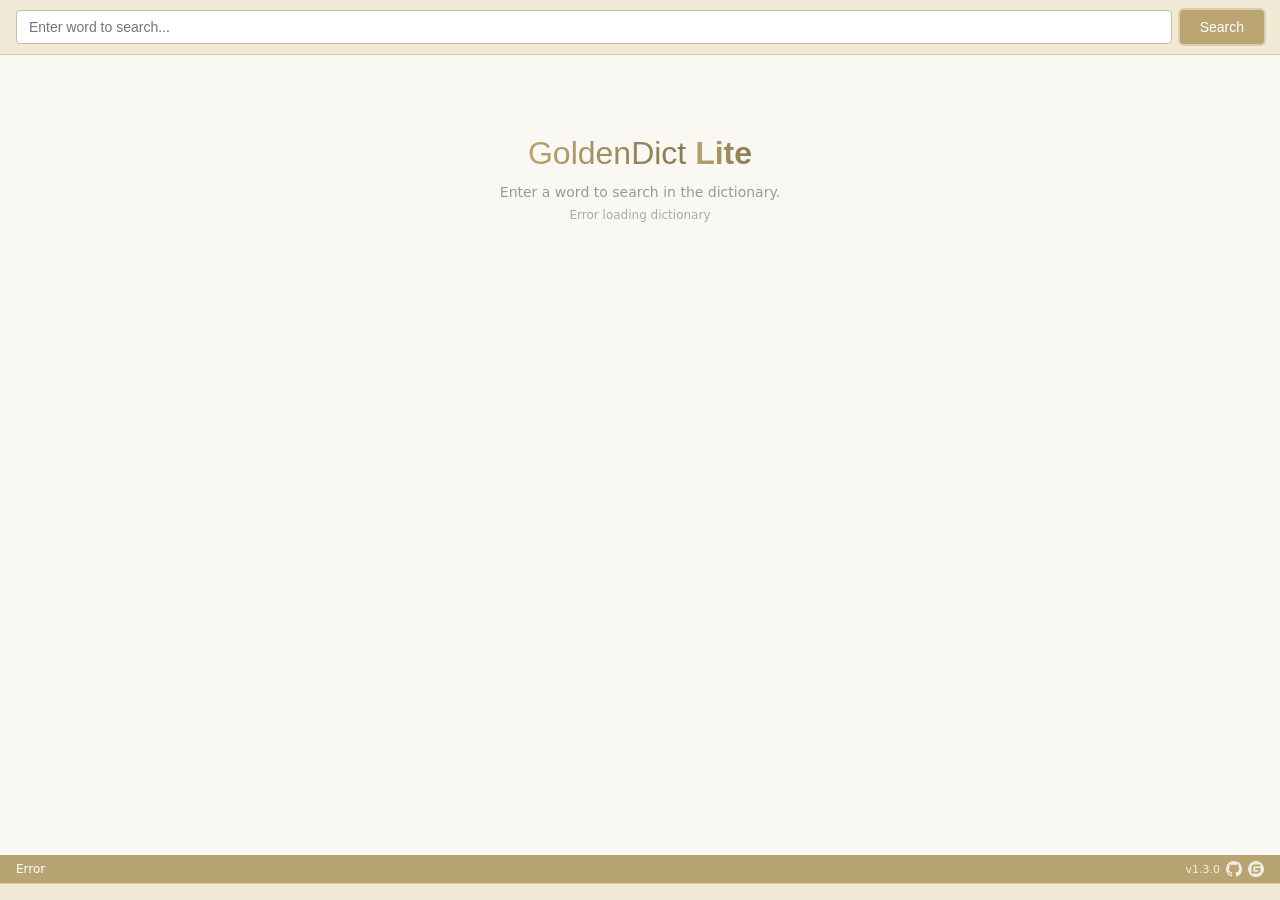
<file: frontend/index.html>
<!DOCTYPE html>
<html lang="zh-CN">
<head>
    <meta charset="UTF-8">
    <meta name="viewport" content="width=device-width, initial-scale=1.0">
    <meta http-equiv="Content-Security-Policy" content="default-src 'self' 'unsafe-inline' 'unsafe-eval' data:">
    <title>GoldenDict-Lite</title>
    <link rel="stylesheet" href="css/style.css">
    <script src="js/html2canvas.min.js"></script>
</head>
<body>
    <div class="app">
        <div class="search-bar">
            <input type="text" id="searchInput" placeholder="Enter word to search..." autocomplete="off">
            <button id="searchBtn">Search</button>
        </div>
        <div class="suggest-dropdown" id="suggestDropdown"></div>
        <div class="content-area" id="contentArea">
            <div class="welcome">
                <h2 class="welcome-title">
                    <span class="welcome-gd">GoldenDict</span>
                    <span class="welcome-lite"> Lite</span>
                </h2>
                <p>Enter a word to search in the dictionary.</p>
                <p id="dictInfo" class="dict-info"></p>
            </div>
        </div>
        <div class="status-bar">
            <span id="statusText">Ready</span>
            <div class="right-group">
                <span id="versionText">v1.3.0</span>
                <a href="https://github.com/Emsoro/GoldenDict-Lite" class="git-link" title="GitHub">
                    <svg viewBox="0 0 16 16" width="16" height="16">
                        <path fill="currentColor" d="M8 0C3.58 0 0 3.58 0 8c0 3.54 2.29 6.53 5.47 7.59.4.07.55-.17.55-.38 0-.19-.01-.82-.01-1.49-2.01.37-2.53-.49-2.69-.94-.09-.23-.48-.94-.82-1.13-.28-.15-.68-.52-.01-.53.63-.01 1.08.58 1.23.82.72 1.21 1.87.87 2.33.66.07-.52.28-.87.51-1.07-1.78-.2-3.64-.89-3.64-3.95 0-.87.31-1.59.82-2.15-.08-.2-.36-1.02.08-2.12 0 0 .67-.21 2.2.82.64-.18 1.32-.27 2-.27.68 0 1.36.09 2 .27 1.53-1.04 2.2-.82 2.2-.82.44 1.1.16 1.92.08 2.12.51.56.82 1.27.82 2.15 0 3.07-1.87 3.75-3.65 3.95.29.25.54.73.54 1.48 0 1.07-.01 1.93-.01 2.2 0 .21.15.46.55.38A8.013 8.013 0 0016 8c0-4.42-3.58-8-8-8z"/>
                    </svg>
                </a>
                <a href="https://gitee.com/masonwu21/golden-dict-lite" class="git-link" title="Gitee">
                    <svg viewBox="0 0 1024 1024" width="16" height="16">
                        <path fill="currentColor" d="M512 1024q-104 0-199-40-92-39-163-110T40 711Q0 616 0 512t40-199Q79 221 150 150T313 40q95-40 199-40t199 40q92 39 163 110t110 163q40 95 40 199t-40 199q-39 92-110 163T711 984q-95 40-199 40z m259-569H480q-10 0-17.5 7.5T455 480v64q0 10 7.5 17.5T480 569h177q11 0 18.5 7.5T683 594v13q0 31-22.5 53.5T607 683H367q-11 0-18.5-7.5T341 657V417q0-31 22.5-53.5T417 341h354q11 0 18-7t7-18v-63q0-11-7-18t-18-7H417q-38 0-72.5 14T283 283q-27 27-41 61.5T228 417v354q0 11 7 18t18 7h373q46 0 85.5-22.5t62-62Q796 672 796 626V480q0-10-7-17.5t-18-7.5z"/>
                    </svg>
                </a>
            </div>
        </div>
        <div class="dict-bar" id="dictBar"></div>
    </div>
    <div id="customDialog" class="dialog-overlay" style="display:none;">
        <div class="dialog-box">
            <div class="dialog-content" id="dialogContent"></div>
            <button class="dialog-btn" id="dialogBtn">确定</button>
        </div>
    </div>
    <script src="js/app.js"></script>
</body>
</html>
</file>
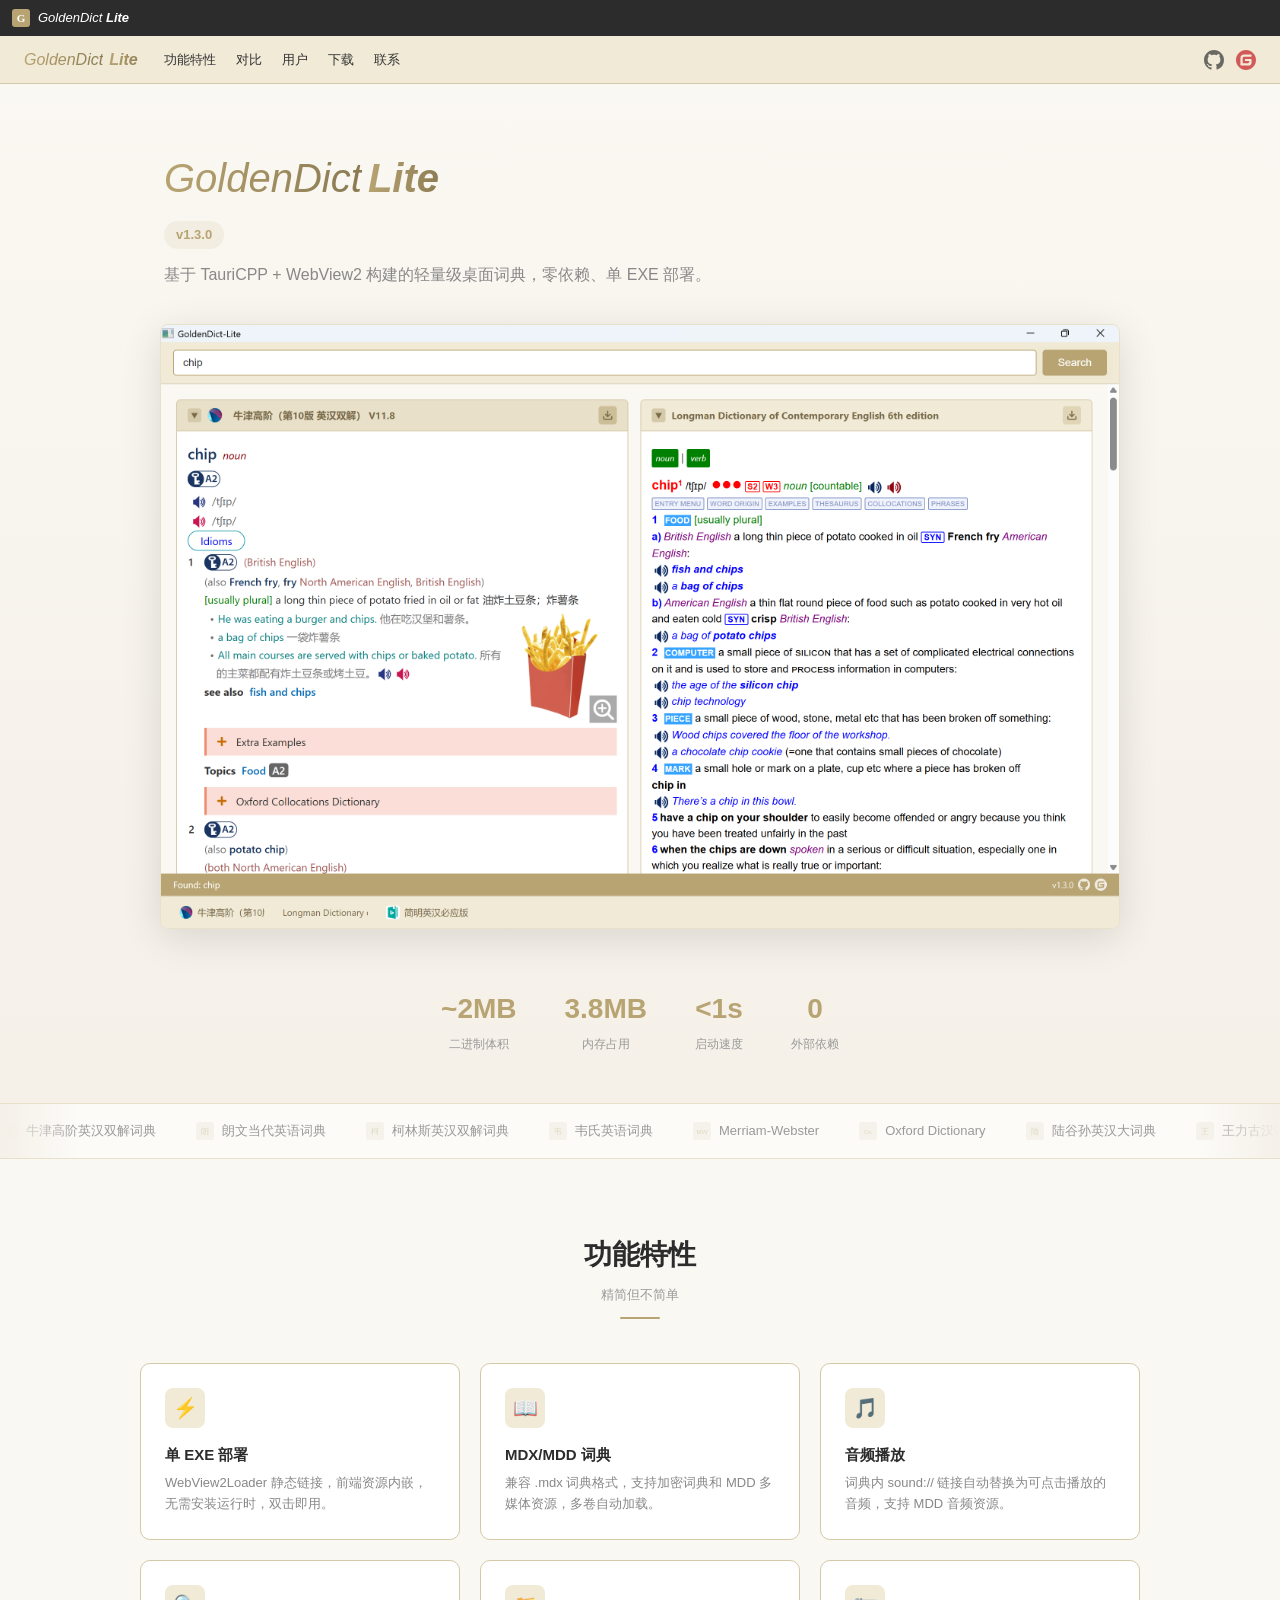
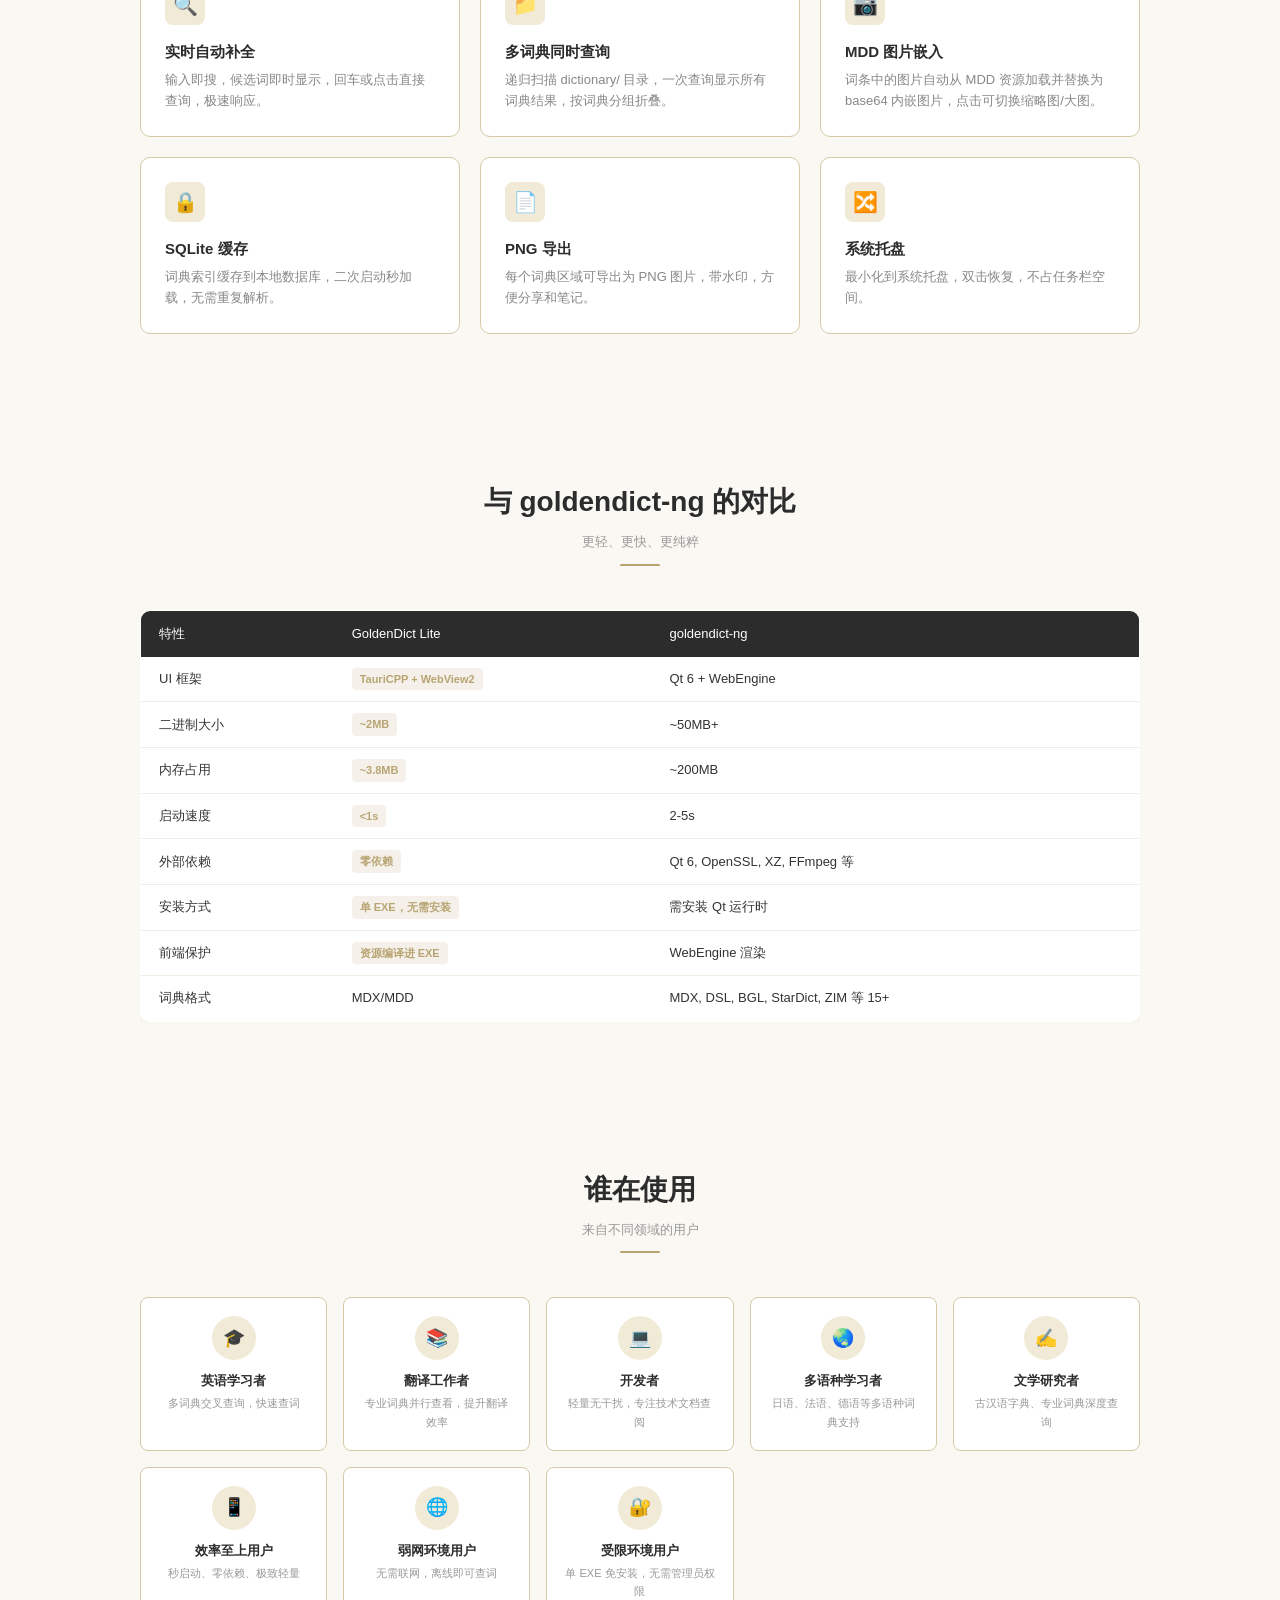
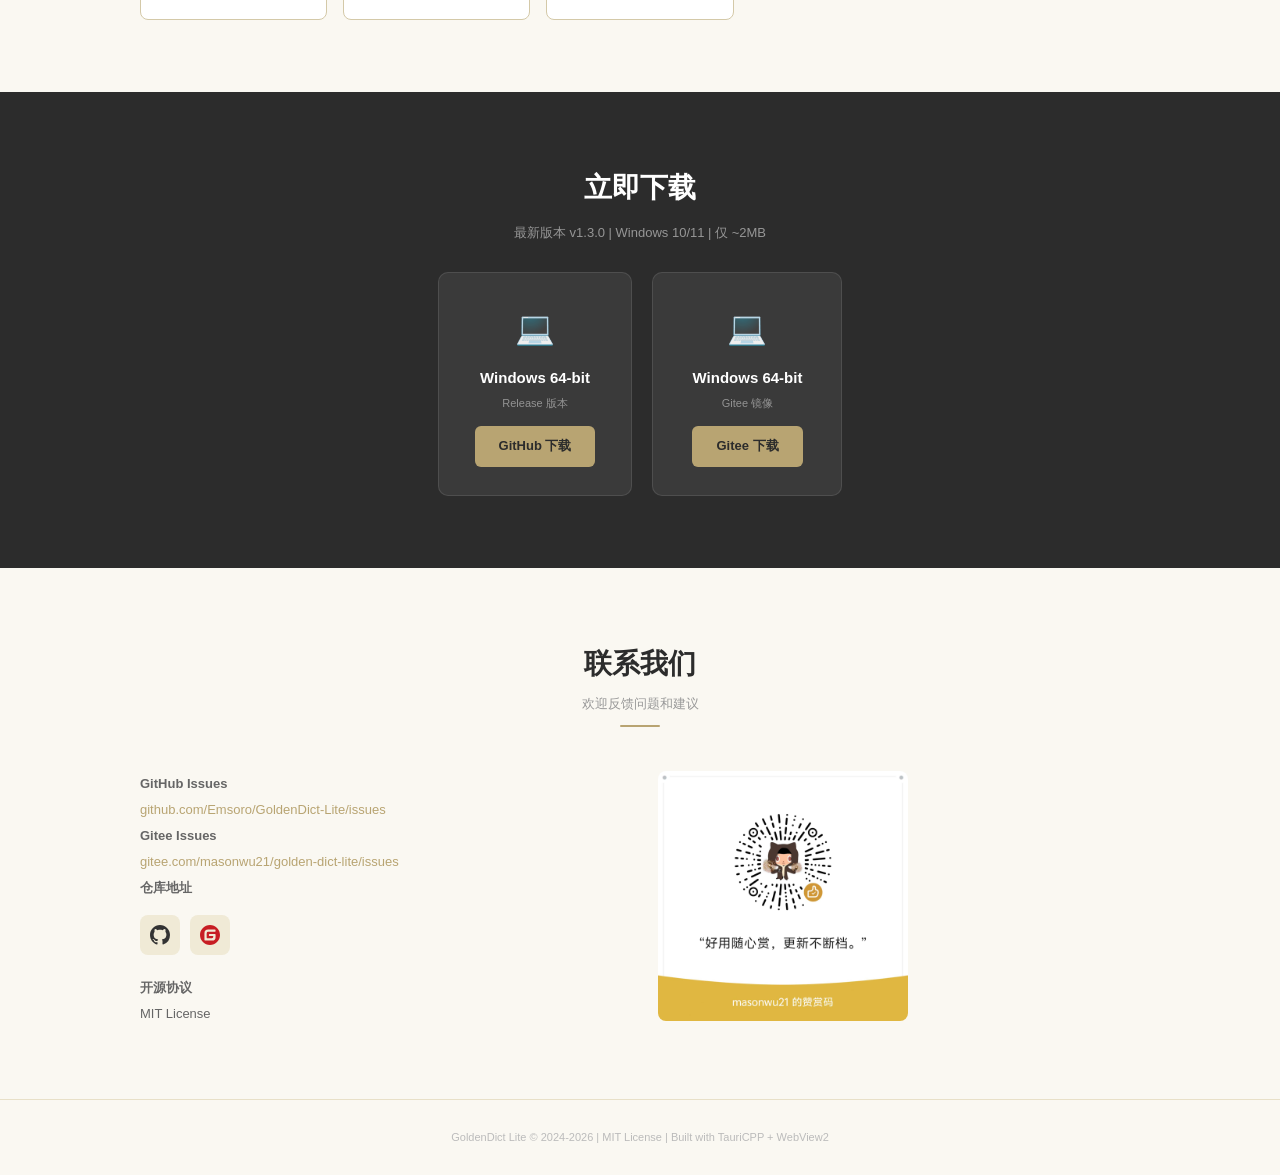
<file: html/index.html>
<!DOCTYPE html>
<html lang="zh-CN">
<head>
<meta charset="UTF-8">
<meta name="viewport" content="width=device-width, initial-scale=1.0">
<title>GoldenDict Lite - 轻量级桌面词典</title>
<style>
*{margin:0;padding:0;box-sizing:border-box}
:root{--bg:#faf8f2;--card:#fff;--gold:#b8a472;--dark:#2c2c2c;--text:#333;--light:#f5f0e8;--border:#e8e0c8;--search-bg:#f0ead6;--search-border:#d4c9a8;--shadow:0 4px 24px rgba(0,0,0,.06)}
body{font-family:"Segoe UI","Microsoft YaHei","PingFang SC","Helvetica Neue",sans-serif;background:var(--bg);color:var(--text);line-height:1.7;overflow-x:hidden}

/* Title bar - match EXE */
.titlebar{background:var(--dark);height:36px;display:flex;align-items:center;padding:0 12px;color:#fff;font-size:13px;gap:8px;overflow:visible}
.titlebar-icon{width:18px;height:18px;background:var(--gold);border-radius:3px;display:flex;align-items:center;justify-content:center;font-size:11px;font-weight:700;color:#fff;font-family:serif}
.titlebar-text{font-family:"等线","DengXian","Microsoft YaHei",sans-serif;font-style:italic;padding-right:6px}
.titlebar-text b{font-weight:700}

/* Watermark-style logo */
.logo-title{font-family:"等线","DengXian","Microsoft YaHei",sans-serif;font-style:italic;display:inline-flex;align-items:center;gap:6px}
.logo-title .gd{font-weight:300;background:linear-gradient(90deg,#b8a472,#8a7a52);-webkit-background-clip:text;-webkit-text-fill-color:transparent;background-clip:text}
.logo-title .lite{font-weight:700;background:linear-gradient(90deg,#b8a472,#8a7a52);-webkit-background-clip:text;-webkit-text-fill-color:transparent;background-clip:text;padding-right:6px}

/* Fix italic clipping */
.hero h1,.hero-inner{overflow:visible}
.hero h1{overflow:visible}

/* Nav - match EXE search bar style */
.nav{position:sticky;top:0;background:var(--search-bg);border-bottom:1px solid var(--search-border);z-index:100;padding:10px 24px;display:flex;align-items:center;justify-content:space-between;gap:16px;overflow:visible}
.nav-left{display:flex;align-items:center;gap:20px}
.nav-links{display:flex;gap:20px;font-size:13px}
.nav-links a{color:var(--text);text-decoration:none;transition:color .2s;white-space:nowrap}
.nav-links a:hover{color:var(--gold)}
.nav-icons{display:flex;gap:12px;align-items:center}
.nav-icons a{display:flex;align-items:center}
.nav-icons svg,.nav-icons img{width:20px;height:20px;opacity:.7;transition:opacity .2s}
.nav-icons a:hover svg,.nav-icons a:hover img{opacity:1}

/* Hero - showcase app screenshot */
.hero{padding:60px 40px 0;background:linear-gradient(180deg,var(--bg) 0%,var(--light) 100%)}
.hero-inner{max-width:960px;margin:0 auto;padding:0 4px}
.hero h1{font-size:40px;margin-bottom:8px;text-align:left}
.hero .version{display:inline-block;padding:3px 12px;background:rgba(184,164,114,.12);color:var(--gold);border-radius:20px;font-size:13px;font-weight:600;margin-bottom:12px;text-align:left}
.hero .subtitle{font-size:16px;color:#888;margin-bottom:36px;text-align:left}
.hero-screenshot{max-width:960px;margin:0 auto;position:relative}
.hero-screenshot img{width:100%;border-radius:8px;box-shadow:0 8px 40px rgba(0,0,0,.12);border:1px solid var(--border)}
.hero-stats{display:flex;justify-content:center;gap:48px;margin-top:48px;padding-bottom:48px}
.hero-stats .stat{text-align:center}
.hero-stats .stat-num{font-size:28px;font-weight:700;color:var(--gold)}
.hero-stats .stat-label{font-size:12px;color:#999;margin-top:2px}

/* Scrolling logos */
.logo-track-wrap{overflow:hidden;padding:16px 0;position:relative;border-top:1px solid var(--border);border-bottom:1px solid var(--border);background:rgba(255,255,255,.5)}
.logo-track-wrap::before,.logo-track-wrap::after{content:'';position:absolute;top:0;bottom:0;width:80px;z-index:2}
.logo-track-wrap::before{left:0;background:linear-gradient(90deg,var(--light),transparent)}
.logo-track-wrap::after{right:0;background:linear-gradient(-90deg,var(--light),transparent)}
.logo-track{display:flex;gap:40px;animation:scroll-left 35s linear infinite;width:max-content}
.logo-track .logo-item{display:flex;align-items:center;gap:8px;font-size:13px;color:#999;white-space:nowrap;flex-shrink:0}
.logo-track .logo-item svg{width:18px;height:18px;opacity:.4}
@keyframes scroll-left{0%{transform:translateX(0)}100%{transform:translateX(-50%)}}

/* Section */
.section{padding:72px 40px;max-width:1080px;margin:0 auto}
.section-title{text-align:center;margin-bottom:44px}
.section-title h2{font-size:28px;color:var(--dark);margin-bottom:6px}
.section-title p{color:#999;font-size:13px}
.section-title .line{width:40px;height:2px;background:var(--gold);margin:10px auto 0;border-radius:2px}

/* Features */
.features{display:grid;grid-template-columns:repeat(auto-fit,minmax(280px,1fr));gap:20px}
.feature-card{background:var(--card);border:1px solid var(--search-border);border-radius:10px;padding:24px;transition:transform .2s,box-shadow .2s}
.feature-card:hover{transform:translateY(-3px);box-shadow:var(--shadow)}
.feature-card .icon{width:40px;height:40px;background:var(--search-bg);border-radius:8px;display:flex;align-items:center;justify-content:center;margin-bottom:14px;font-size:20px}
.feature-card h3{font-size:15px;color:var(--dark);margin-bottom:6px}
.feature-card p{font-size:13px;color:#888;line-height:1.6}

/* Compare */
.compare-wrap{overflow-x:auto}
table.compare{width:100%;border-collapse:collapse;font-size:13px;background:var(--card);border-radius:10px;overflow:hidden;box-shadow:var(--shadow);border:1px solid var(--search-border)}
table.compare th{background:var(--dark);color:#fff;padding:12px 18px;text-align:left;font-weight:500}
table.compare td{padding:11px 18px;border-bottom:1px solid #f0ece4}
table.compare tr:last-child td{border-bottom:none}
table.compare tr:hover td{background:#faf7f0}
.badge{display:inline-block;padding:2px 8px;border-radius:4px;font-size:11px;font-weight:600}
.badge-gold{background:rgba(184,164,114,.15);color:var(--gold)}

/* Users */
.users-grid{display:grid;grid-template-columns:repeat(auto-fit,minmax(180px,1fr));gap:16px}
.user-card{background:var(--card);border:1px solid var(--search-border);border-radius:8px;padding:18px;text-align:center;transition:box-shadow .2s}
.user-card:hover{box-shadow:var(--shadow)}
.user-card .avatar{width:44px;height:44px;border-radius:50%;background:var(--search-bg);margin:0 auto 10px;display:flex;align-items:center;justify-content:center;font-size:18px}
.user-card .name{font-size:13px;font-weight:600;color:var(--dark)}
.user-card .role{font-size:11px;color:#999;margin-top:2px}

/* Download */
.download-section{background:var(--dark);padding:72px 40px;text-align:center;color:#fff}
.download-section h2{font-size:28px;margin-bottom:10px}
.download-section p{color:rgba(255,255,255,.5);font-size:13px;margin-bottom:28px}
.download-cards{display:flex;justify-content:center;gap:20px;flex-wrap:wrap}
.download-card{background:rgba(255,255,255,.07);border:1px solid rgba(255,255,255,.1);border-radius:10px;padding:28px 36px;text-align:center;transition:background .2s;min-width:190px}
.download-card:hover{background:rgba(255,255,255,.12)}
.download-card .dl-icon{font-size:32px;margin-bottom:10px}
.download-card .dl-title{font-size:15px;font-weight:600;margin-bottom:3px}
.download-card .dl-desc{font-size:11px;color:rgba(255,255,255,.45)}
.download-card .dl-btn{display:inline-block;margin-top:14px;padding:9px 24px;border-radius:6px;text-decoration:none;font-size:13px;font-weight:600;transition:all .2s}
.dl-btn-gold{background:var(--gold);color:var(--dark)}
.dl-btn-gold:hover{background:#c9b57e}
.dl-btn-outline{border:1px solid var(--gold);color:var(--gold)}
.dl-btn-outline:hover{background:rgba(184,164,114,.15)}

/* Contact */
.contact{display:grid;grid-template-columns:1fr 1fr;gap:36px;align-items:start}
.contact-info{font-size:13px;color:#666;line-height:2}
.contact-info a{color:var(--gold);text-decoration:none}
.contact-info a:hover{text-decoration:underline}
.contact-links{display:flex;gap:10px;margin-top:14px}
.contact-links a{display:flex;align-items:center;justify-content:center;width:40px;height:40px;background:var(--search-bg);border-radius:8px;transition:background .2s}
.contact-links a:hover{background:var(--border)}
.contact-links img{width:20px;height:20px}
.contact-donate img{width:250px;border-radius:8px;display:block}

/* Footer */
.footer{text-align:center;padding:28px;font-size:11px;color:#bbb;border-top:1px solid var(--border)}

@media(max-width:768px){
  .nav{padding:8px 16px;flex-wrap:wrap}
  .nav-links{display:none}
  .hero{padding:40px 20px 0}
  .hero h1{font-size:28px}
  .hero-stats{gap:20px;flex-wrap:wrap}
  .section{padding:48px 20px}
  .contact{grid-template-columns:1fr}
}
</style>
</head>
<body>

<!-- Title bar - match EXE -->
<div class="titlebar">
  <div class="titlebar-icon">G</div>
  <span class="titlebar-text"><span style="font-weight:300">GoldenDict</span> <b>Lite</b></span>
</div>

<!-- Nav -->
<nav class="nav">
  <div class="nav-left">
    <a href="#" class="logo-title" style="font-size:16px;text-decoration:none"><span class="gd">GoldenDict</span> <span class="lite">Lite</span></a>
    <div class="nav-links">
      <a href="#features">功能特性</a>
      <a href="#compare">对比</a>
      <a href="#users">用户</a>
      <a href="#download">下载</a>
      <a href="#contact">联系</a>
    </div>
  </div>
  <div class="nav-icons">
    <a href="https://github.com/Emsoro/GoldenDict-Lite" target="_blank" title="GitHub">
      <svg width="20" height="20" viewBox="0 0 24 24" fill="#333"><path d="M12 0C5.37 0 0 5.37 0 12c0 5.31 3.435 9.795 8.205 11.385.6.105.825-.255.825-.57 0-.285-.015-1.23-.015-2.235-3.015.555-3.795-.735-4.035-1.41-.135-.345-.72-1.41-1.23-1.695-.42-.225-1.02-.78-.015-.795.945-.015 1.62.87 1.845 1.23 1.08 1.815 2.805 1.305 3.495.99.105-.78.42-1.305.765-1.605-2.67-.3-5.46-1.335-5.46-5.925 0-1.305.465-2.385 1.23-3.225-.12-.3-.54-1.53.12-3.18 0 0 1.005-.315 3.3 1.23.96-.27 1.98-.405 3-.405s2.04.135 3 .405c2.295-1.56 3.3-1.23 3.3-1.23.66 1.65.24 2.88.12 3.18.765.84 1.23 1.905 1.23 3.225 0 4.605-2.805 5.625-5.475 5.925.435.375.81 1.095.81 2.22 0 1.605-.015 2.895-.015 3.3 0 .315.225.69.825.57A12.02 12.02 0 0024 12c0-6.63-5.37-12-12-12z"/></svg>
    </a>
    <a href="https://gitee.com/masonwu21/golden-dict-lite" target="_blank" title="Gitee">
      <svg width="20" height="20" viewBox="0 0 1024 1024"><path d="M512 1024C229.2224 1024 0 794.7776 0 512S229.2224 0 512 0s512 229.2224 512 512-229.2224 512-512 512zm259.1488-568.8832H480.4096a25.2928 25.2928 0 00-25.2928 25.2928l-0.0256 63.2064c0 13.952 11.3152 25.2928 25.2672 25.2928h177.024c13.9776 0 25.2928 11.3152 25.2928 25.2672v12.6464a75.8528 75.8528 0 01-75.8528 75.8528H366.592a25.2928 25.2928 0 01-25.2672-25.2928v-240.1792a75.8528 75.8528 0 0175.8272-75.8528h353.9456a25.2928 25.2928 0 0025.2672-25.2928l0.0768-63.2064a25.2928 25.2928 0 00-25.2672-25.2928H417.152a189.6192 189.6192 0 00-189.6192 189.6448v353.9456c0 13.9776 11.3152 25.2928 25.2928 25.2928h372.9408a170.6496 170.6496 0 00170.6496-170.6496v-145.408a25.2928 25.2928 0 00-25.2928-25.2672z" fill="#C71D23"/></svg>
    </a>
  </div>
</nav>

<!-- Hero -->
<section class="hero">
  <div class="hero-inner">
    <h1><span class="logo-title" style="font-size:inherit"><span class="gd">GoldenDict</span> <span class="lite">Lite</span></span></h1>
    <div class="version">v1.3.0</div>
    <p class="subtitle">基于 TauriCPP + WebView2 构建的轻量级桌面词典，零依赖、单 EXE 部署。</p>
  </div>
  <div class="hero-screenshot">
    <img src="welcome.png" alt="GoldenDict Lite 界面截图">
  </div>
  <div class="hero-stats">
    <div class="stat"><div class="stat-num">~2MB</div><div class="stat-label">二进制体积</div></div>
    <div class="stat"><div class="stat-num">3.8MB</div><div class="stat-label">内存占用</div></div>
    <div class="stat"><div class="stat-num">&lt;1s</div><div class="stat-label">启动速度</div></div>
    <div class="stat"><div class="stat-num">0</div><div class="stat-label">外部依赖</div></div>
  </div>
</section>

<!-- Scrolling logos -->
<div class="logo-track-wrap">
  <div class="logo-track">
    <div class="logo-item"><svg viewBox="0 0 32 32"><rect width="32" height="32" rx="5" fill="#b8a472" opacity=".25"/><text x="16" y="21" text-anchor="middle" font-size="14" fill="#b8a472" font-family="serif">牛</text></svg>牛津高阶英汉双解词典</div>
    <div class="logo-item"><svg viewBox="0 0 32 32"><rect width="32" height="32" rx="5" fill="#b8a472" opacity=".25"/><text x="16" y="21" text-anchor="middle" font-size="14" fill="#b8a472" font-family="serif">朗</text></svg>朗文当代英语词典</div>
    <div class="logo-item"><svg viewBox="0 0 32 32"><rect width="32" height="32" rx="5" fill="#b8a472" opacity=".25"/><text x="16" y="21" text-anchor="middle" font-size="14" fill="#b8a472" font-family="serif">柯</text></svg>柯林斯英汉双解词典</div>
    <div class="logo-item"><svg viewBox="0 0 32 32"><rect width="32" height="32" rx="5" fill="#b8a472" opacity=".25"/><text x="16" y="21" text-anchor="middle" font-size="14" fill="#b8a472" font-family="serif">韦</text></svg>韦氏英语词典</div>
    <div class="logo-item"><svg viewBox="0 0 32 32"><rect width="32" height="32" rx="5" fill="#b8a472" opacity=".25"/><text x="16" y="21" text-anchor="middle" font-size="11" fill="#b8a472" font-family="sans-serif">MW</text></svg>Merriam-Webster</div>
    <div class="logo-item"><svg viewBox="0 0 32 32"><rect width="32" height="32" rx="5" fill="#b8a472" opacity=".25"/><text x="16" y="21" text-anchor="middle" font-size="11" fill="#b8a472" font-family="sans-serif">Ox</text></svg>Oxford Dictionary</div>
    <div class="logo-item"><svg viewBox="0 0 32 32"><rect width="32" height="32" rx="5" fill="#b8a472" opacity=".25"/><text x="16" y="21" text-anchor="middle" font-size="14" fill="#b8a472" font-family="serif">陆</text></svg>陆谷孙英汉大词典</div>
    <div class="logo-item"><svg viewBox="0 0 32 32"><rect width="32" height="32" rx="5" fill="#b8a472" opacity=".25"/><text x="16" y="21" text-anchor="middle" font-size="14" fill="#b8a472" font-family="serif">王</text></svg>王力古汉语字典</div>
    <div class="logo-item"><svg viewBox="0 0 32 32"><rect width="32" height="32" rx="5" fill="#b8a472" opacity=".25"/><text x="16" y="21" text-anchor="middle" font-size="14" fill="#b8a472" font-family="serif">日</text></svg>大辞林日日词典</div>
    <div class="logo-item"><svg viewBox="0 0 32 32"><rect width="32" height="32" rx="5" fill="#b8a472" opacity=".25"/><text x="16" y="21" text-anchor="middle" font-size="14" fill="#b8a472" font-family="serif">新</text></svg>新世纪日汉双解词典</div>
    <div class="logo-item"><svg viewBox="0 0 32 32"><rect width="32" height="32" rx="5" fill="#b8a472" opacity=".25"/><text x="16" y="21" text-anchor="middle" font-size="14" fill="#b8a472" font-family="serif">法</text></svg>法语助手词典</div>
    <!-- duplicate for seamless loop -->
    <div class="logo-item"><svg viewBox="0 0 32 32"><rect width="32" height="32" rx="5" fill="#b8a472" opacity=".25"/><text x="16" y="21" text-anchor="middle" font-size="14" fill="#b8a472" font-family="serif">牛</text></svg>牛津高阶英汉双解词典</div>
    <div class="logo-item"><svg viewBox="0 0 32 32"><rect width="32" height="32" rx="5" fill="#b8a472" opacity=".25"/><text x="16" y="21" text-anchor="middle" font-size="14" fill="#b8a472" font-family="serif">朗</text></svg>朗文当代英语词典</div>
    <div class="logo-item"><svg viewBox="0 0 32 32"><rect width="32" height="32" rx="5" fill="#b8a472" opacity=".25"/><text x="16" y="21" text-anchor="middle" font-size="14" fill="#b8a472" font-family="serif">柯</text></svg>柯林斯英汉双解词典</div>
    <div class="logo-item"><svg viewBox="0 0 32 32"><rect width="32" height="32" rx="5" fill="#b8a472" opacity=".25"/><text x="16" y="21" text-anchor="middle" font-size="14" fill="#b8a472" font-family="serif">韦</text></svg>韦氏英语词典</div>
    <div class="logo-item"><svg viewBox="0 0 32 32"><rect width="32" height="32" rx="5" fill="#b8a472" opacity=".25"/><text x="16" y="21" text-anchor="middle" font-size="11" fill="#b8a472" font-family="sans-serif">MW</text></svg>Merriam-Webster</div>
    <div class="logo-item"><svg viewBox="0 0 32 32"><rect width="32" height="32" rx="5" fill="#b8a472" opacity=".25"/><text x="16" y="21" text-anchor="middle" font-size="11" fill="#b8a472" font-family="sans-serif">Ox</text></svg>Oxford Dictionary</div>
    <div class="logo-item"><svg viewBox="0 0 32 32"><rect width="32" height="32" rx="5" fill="#b8a472" opacity=".25"/><text x="16" y="21" text-anchor="middle" font-size="14" fill="#b8a472" font-family="serif">陆</text></svg>陆谷孙英汉大词典</div>
    <div class="logo-item"><svg viewBox="0 0 32 32"><rect width="32" height="32" rx="5" fill="#b8a472" opacity=".25"/><text x="16" y="21" text-anchor="middle" font-size="14" fill="#b8a472" font-family="serif">王</text></svg>王力古汉语字典</div>
    <div class="logo-item"><svg viewBox="0 0 32 32"><rect width="32" height="32" rx="5" fill="#b8a472" opacity=".25"/><text x="16" y="21" text-anchor="middle" font-size="14" fill="#b8a472" font-family="serif">日</text></svg>大辞林日日词典</div>
    <div class="logo-item"><svg viewBox="0 0 32 32"><rect width="32" height="32" rx="5" fill="#b8a472" opacity=".25"/><text x="16" y="21" text-anchor="middle" font-size="14" fill="#b8a472" font-family="serif">新</text></svg>新世纪日汉双解词典</div>
    <div class="logo-item"><svg viewBox="0 0 32 32"><rect width="32" height="32" rx="5" fill="#b8a472" opacity=".25"/><text x="16" y="21" text-anchor="middle" font-size="14" fill="#b8a472" font-family="serif">法</text></svg>法语助手词典</div>
  </div>
</div>

<!-- Features -->
<section class="section" id="features">
  <div class="section-title">
    <h2>功能特性</h2>
    <p>精简但不简单</p>
    <div class="line"></div>
  </div>
  <div class="features">
    <div class="feature-card">
      <div class="icon">&#9889;</div>
      <h3>单 EXE 部署</h3>
      <p>WebView2Loader 静态链接，前端资源内嵌，无需安装运行时，双击即用。</p>
    </div>
    <div class="feature-card">
      <div class="icon">&#128214;</div>
      <h3>MDX/MDD 词典</h3>
      <p>兼容 .mdx 词典格式，支持加密词典和 MDD 多媒体资源，多卷自动加载。</p>
    </div>
    <div class="feature-card">
      <div class="icon">&#127925;</div>
      <h3>音频播放</h3>
      <p>词典内 sound:// 链接自动替换为可点击播放的音频，支持 MDD 音频资源。</p>
    </div>
    <div class="feature-card">
      <div class="icon">&#128269;</div>
      <h3>实时自动补全</h3>
      <p>输入即搜，候选词即时显示，回车或点击直接查询，极速响应。</p>
    </div>
    <div class="feature-card">
      <div class="icon">&#128193;</div>
      <h3>多词典同时查询</h3>
      <p>递归扫描 dictionary/ 目录，一次查询显示所有词典结果，按词典分组折叠。</p>
    </div>
    <div class="feature-card">
      <div class="icon">&#128247;</div>
      <h3>MDD 图片嵌入</h3>
      <p>词条中的图片自动从 MDD 资源加载并替换为 base64 内嵌图片，点击可切换缩略图/大图。</p>
    </div>
    <div class="feature-card">
      <div class="icon">&#128274;</div>
      <h3>SQLite 缓存</h3>
      <p>词典索引缓存到本地数据库，二次启动秒加载，无需重复解析。</p>
    </div>
    <div class="feature-card">
      <div class="icon">&#128196;</div>
      <h3>PNG 导出</h3>
      <p>每个词典区域可导出为 PNG 图片，带水印，方便分享和笔记。</p>
    </div>
    <div class="feature-card">
      <div class="icon">&#128256;</div>
      <h3>系统托盘</h3>
      <p>最小化到系统托盘，双击恢复，不占任务栏空间。</p>
    </div>
  </div>
</section>

<!-- Compare -->
<section class="section" id="compare">
  <div class="section-title">
    <h2>与 goldendict-ng 的对比</h2>
    <p>更轻、更快、更纯粹</p>
    <div class="line"></div>
  </div>
  <div class="compare-wrap">
    <table class="compare">
      <thead>
        <tr><th>特性</th><th>GoldenDict Lite</th><th>goldendict-ng</th></tr>
      </thead>
      <tbody>
        <tr><td>UI 框架</td><td><span class="badge badge-gold">TauriCPP + WebView2</span></td><td>Qt 6 + WebEngine</td></tr>
        <tr><td>二进制大小</td><td><span class="badge badge-gold">~2MB</span></td><td>~50MB+</td></tr>
        <tr><td>内存占用</td><td><span class="badge badge-gold">~3.8MB</span></td><td>~200MB</td></tr>
        <tr><td>启动速度</td><td><span class="badge badge-gold">&lt;1s</span></td><td>2-5s</td></tr>
        <tr><td>外部依赖</td><td><span class="badge badge-gold">零依赖</span></td><td>Qt 6, OpenSSL, XZ, FFmpeg 等</td></tr>
        <tr><td>安装方式</td><td><span class="badge badge-gold">单 EXE，无需安装</span></td><td>需安装 Qt 运行时</td></tr>
        <tr><td>前端保护</td><td><span class="badge badge-gold">资源编译进 EXE</span></td><td>WebEngine 渲染</td></tr>
        <tr><td>词典格式</td><td>MDX/MDD</td><td>MDX, DSL, BGL, StarDict, ZIM 等 15+</td></tr>
      </tbody>
    </table>
  </div>
</section>

<!-- Users -->
<section class="section" id="users">
  <div class="section-title">
    <h2>谁在使用</h2>
    <p>来自不同领域的用户</p>
    <div class="line"></div>
  </div>
  <div class="users-grid">
    <div class="user-card">
      <div class="avatar">&#127891;</div>
      <div class="name">英语学习者</div>
      <div class="role">多词典交叉查询，快速查词</div>
    </div>
    <div class="user-card">
      <div class="avatar">&#128218;</div>
      <div class="name">翻译工作者</div>
      <div class="role">专业词典并行查看，提升翻译效率</div>
    </div>
    <div class="user-card">
      <div class="avatar">&#128187;</div>
      <div class="name">开发者</div>
      <div class="role">轻量无干扰，专注技术文档查阅</div>
    </div>
    <div class="user-card">
      <div class="avatar">&#127759;</div>
      <div class="name">多语种学习者</div>
      <div class="role">日语、法语、德语等多语种词典支持</div>
    </div>
    <div class="user-card">
      <div class="avatar">&#9997;</div>
      <div class="name">文学研究者</div>
      <div class="role">古汉语字典、专业词典深度查询</div>
    </div>
    <div class="user-card">
      <div class="avatar">&#128241;</div>
      <div class="name">效率至上用户</div>
      <div class="role">秒启动、零依赖、极致轻量</div>
    </div>
    <div class="user-card">
      <div class="avatar">&#127760;</div>
      <div class="name">弱网环境用户</div>
      <div class="role">无需联网，离线即可查词</div>
    </div>
    <div class="user-card">
      <div class="avatar">&#128272;</div>
      <div class="name">受限环境用户</div>
      <div class="role">单 EXE 免安装，无需管理员权限</div>
    </div>
  </div>
</section>

<!-- Download -->
<section class="download-section" id="download">
  <h2>立即下载</h2>
  <p>最新版本 v1.3.0 | Windows 10/11 | 仅 ~2MB</p>
  <div class="download-cards">
    <div class="download-card">
      <div class="dl-icon">&#128187;</div>
      <div class="dl-title">Windows 64-bit</div>
      <div class="dl-desc">Release 版本</div>
      <a href="https://github.com/Emsoro/GoldenDict-Lite/releases" target="_blank" class="dl-btn dl-btn-gold">GitHub 下载</a>
    </div>
    <div class="download-card">
      <div class="dl-icon">&#128187;</div>
      <div class="dl-title">Windows 64-bit</div>
      <div class="dl-desc">Gitee 镜像</div>
      <a href="https://gitee.com/masonwu21/golden-dict-lite/releases" target="_blank" class="dl-btn dl-btn-gold">Gitee 下载</a>
    </div>
  </div>
</section>

<!-- Contact -->
<section class="section" id="contact">
  <div class="section-title">
    <h2>联系我们</h2>
    <p>欢迎反馈问题和建议</p>
    <div class="line"></div>
  </div>
  <div class="contact">
    <div class="contact-info">
      <p><strong>GitHub Issues</strong><br><a href="https://github.com/Emsoro/GoldenDict-Lite/issues" target="_blank">github.com/Emsoro/GoldenDict-Lite/issues</a></p>
      <p><strong>Gitee Issues</strong><br><a href="https://gitee.com/masonwu21/golden-dict-lite/issues" target="_blank">gitee.com/masonwu21/golden-dict-lite/issues</a></p>
      <p><strong>仓库地址</strong></p>
      <div class="contact-links">
        <a href="https://github.com/Emsoro/GoldenDict-Lite" target="_blank" title="GitHub">
          <svg width="20" height="20" viewBox="0 0 24 24" fill="#333"><path d="M12 0C5.37 0 0 5.37 0 12c0 5.31 3.435 9.795 8.205 11.385.6.105.825-.255.825-.57 0-.285-.015-1.23-.015-2.235-3.015.555-3.795-.735-4.035-1.41-.135-.345-.72-1.41-1.23-1.695-.42-.225-1.02-.78-.015-.795.945-.015 1.62.87 1.845 1.23 1.08 1.815 2.805 1.305 3.495.99.105-.78.42-1.305.765-1.605-2.67-.3-5.46-1.335-5.46-5.925 0-1.305.465-2.385 1.23-3.225-.12-.3-.54-1.53.12-3.18 0 0 1.005-.315 3.3 1.23.96-.27 1.98-.405 3-.405s2.04.135 3 .405c2.295-1.56 3.3-1.23 3.3-1.23.66 1.65.24 2.88.12 3.18.765.84 1.23 1.905 1.23 3.225 0 4.605-2.805 5.625-5.475 5.925.435.375.81 1.095.81 2.22 0 1.605-.015 2.895-.015 3.3 0 .315.225.69.825.57A12.02 12.02 0 0024 12c0-6.63-5.37-12-12-12z"/></svg>
        </a>
        <a href="https://gitee.com/masonwu21/golden-dict-lite" target="_blank" title="Gitee">
          <svg width="20" height="20" viewBox="0 0 1024 1024"><path d="M512 1024C229.2224 1024 0 794.7776 0 512S229.2224 0 512 0s512 229.2224 512 512-229.2224 512-512 512zm259.1488-568.8832H480.4096a25.2928 25.2928 0 00-25.2928 25.2928l-0.0256 63.2064c0 13.952 11.3152 25.2928 25.2672 25.2928h177.024c13.9776 0 25.2928 11.3152 25.2928 25.2672v12.6464a75.8528 75.8528 0 01-75.8528 75.8528H366.592a25.2928 25.2928 0 01-25.2672-25.2928v-240.1792a75.8528 75.8528 0 0175.8272-75.8528h353.9456a25.2928 25.2928 0 0025.2672-25.2928l0.0768-63.2064a25.2928 25.2928 0 00-25.2672-25.2928H417.152a189.6192 189.6192 0 00-189.6192 189.6448v353.9456c0 13.9776 11.3152 25.2928 25.2928 25.2928h372.9408a170.6496 170.6496 0 00170.6496-170.6496v-145.408a25.2928 25.2928 0 00-25.2928-25.2672z" fill="#C71D23"/></svg>
        </a>
      </div>
      <p style="margin-top:20px"><strong>开源协议</strong><br>MIT License</p>
    </div>
    <div class="contact-donate">
      <img src="Donate.jpg" alt="打赏">
    </div>
  </div>
</section>

<!-- Footer -->
<div class="footer">
  GoldenDict Lite &copy; 2024-2026 | MIT License | Built with TauriCPP + WebView2
</div>

</body>
</html>
</file>
<file: frontend/css/style.css>
* { margin: 0; padding: 0; box-sizing: border-box; }
html, body { height: 100%; overflow: hidden; }
body {
    font-family: 'Segoe UI', system-ui, -apple-system, sans-serif;
    background: #faf8f2;
    color: #333;
    height: 100%;
    overflow: hidden;
}
.app {
    display: flex;
    flex-direction: column;
    height: 100vh;
    overflow: hidden;
}
.search-bar {
    display: flex;
    gap: 8px;
    padding: 10px 16px;
    background: #f0ead6;
    border-bottom: 1px solid #d4c9a8;
    position: relative;
    flex-shrink: 0;
}
.search-bar input {
    flex: 1;
    padding: 8px 12px;
    border: 1px solid #c9bfa4;
    border-radius: 4px;
    background: #fff;
    color: #333;
    font-size: 14px;
    outline: none;
}
.search-bar input:focus { border-color: #b8a472; }
.search-bar button {
    padding: 8px 20px;
    border: none;
    border-radius: 4px;
    background: #b8a472;
    color: #fff;
    font-size: 14px;
    cursor: pointer;
    position: relative;
    z-index: 1;
    overflow: visible;
}

.search-bar button::after {
    content: '';
    position: absolute;
    top: -2px;
    left: -2px;
    right: -2px;
    bottom: -2px;
    border-radius: 6px;
    background: rgba(184, 164, 114, 0.4);
    z-index: -1;
    animation: breathe 2s ease-in-out infinite;
}

@keyframes breathe {
    0%, 100% {
        transform: scale(1);
        opacity: 0.4;
    }
    50% {
        transform: scale(1.15);
        opacity: 0;
    }
}

.search-bar button:hover { 
    background: #a08f5f;
}

.search-bar button:hover::after {
    animation: none;
    opacity: 0;
}
.suggest-dropdown {
    display: none;
    position: absolute;
    top: 50px;
    left: 16px;
    right: 96px;
    background: #fff;
    border: 1px solid #c9bfa4;
    border-radius: 0 0 4px 4px;
    max-height: 300px;
    overflow-y: auto;
    z-index: 100;
    box-shadow: 0 4px 8px rgba(0,0,0,0.08);
}
.suggest-dropdown.active { display: block; }
.suggest-item {
    padding: 8px 12px;
    cursor: pointer;
    font-size: 13px;
    border-bottom: 1px solid #eee;
    color: #333;
}
.suggest-item:hover { background: #f0ead6; }
.suggest-item:last-child { border-bottom: none; }
.content-area {
    flex: 1;
    overflow-y: auto;
    overflow-x: hidden;
    padding: 20px;
    background: #faf8f2;
    min-height: 0;
}
.welcome {
    text-align: center;
    padding: 60px 20px;
    color: #999;
}
.welcome h2 { 
    font-size: 32px;
    margin-bottom: 12px;
    font-family: "等线", "DengXian", "Microsoft YaHei", sans-serif;
}
.welcome-gd {
    background: linear-gradient(90deg, #b8a472, #8a7a52);
    -webkit-background-clip: text;
    -webkit-text-fill-color: transparent;
    background-clip: text;
    font-weight: 300;
}
.welcome-lite {
    background: linear-gradient(90deg, #b8a472, #8a7a52);
    -webkit-background-clip: text;
    -webkit-text-fill-color: transparent;
    background-clip: text;
    font-weight: bold;
}
.welcome p { margin-bottom: 8px; font-size: 14px; }
.welcome .dict-info { font-size: 12px; color: #aaa; }
.dict-results {
    display: grid;
    grid-template-columns: 1fr;
    gap: 16px;
}
@media (min-width: 1200px) {
    .dict-results { grid-template-columns: repeat(2, 1fr); }
}
@media (min-width: 1800px) {
    .dict-results { grid-template-columns: repeat(3, 1fr); }
}
.dict-section {
    border: 1px solid #d4c9a8;
    border-radius: 6px;
    background: #fff;
    overflow: hidden;
    position: relative;
}
.dict-name {
    background: #f0ead6;
    padding: 8px 14px;
    font-weight: bold;
    font-size: 13px;
    color: #7a6b4a;
    border-bottom: 1px solid #d4c9a8;
    cursor: pointer;
    display: flex;
    align-items: center;
    gap: 8px;
    user-select: none;
    position: relative;
    z-index: 1;
}
.dict-name:hover { background: #e8e0c8; }
.dict-name .export-btn {
    margin-left: auto;
    display: inline-flex;
    align-items: center;
    justify-content: center;
    width: 24px;
    height: 24px;
    border-radius: 4px;
    background: rgba(184,164,114,0.3);
    color: #7a6b4a;
    font-size: 13px;
    cursor: pointer;
    border: none;
    transition: background 0.15s;
    flex-shrink: 0;
}
.dict-name .export-btn:hover { background: rgba(184,164,114,0.6); }
.dict-name .collapse-btn {
    display: inline-flex;
    align-items: center;
    justify-content: center;
    width: 18px;
    height: 18px;
    border-radius: 3px;
    background: #d4c9a8;
    color: #7a6b4a;
    font-size: 11px;
    flex-shrink: 0;
    transition: transform 0.2s;
}
.dict-name.collapsed .collapse-btn {
    transform: rotate(-90deg);
}
.dict-article {
    padding: 12px 14px;
    line-height: 1.7;
    font-size: 14px;
    overflow: hidden;
    transition: max-height 0.25s ease, padding 0.25s ease, opacity 0.2s ease;
    position: relative;
}
/* Prevent absolute positioned elements from escaping */
.dict-article * {
    max-width: 100%;
}
.dict-article [style*="position: absolute"],
.dict-article [style*="position:absolute"] {
    position: relative !important;
}
.dict-article.collapsed {
    max-height: 0 !important;
    padding-top: 0;
    padding-bottom: 0;
    opacity: 0;
    overflow: hidden;
}
.dict-article b, .dict-article strong { color: #8a7a52; }
.dict-article img { max-width: 100%; }

/* Keep word title and audio button on the same line */
.dict-article h2, .dict-article h3, .dict-article h4,
.dict-article .headword, .dict-article .entry-title {
    display: inline;
    margin-right: 8px;
}

/* Audio links should be inline with the word */
.dict-article a[data-sound] {
    display: inline-block;
    vertical-align: middle;
    margin-left: 4px;
}
.dict-article a[data-sound] img {
    width: 18px;
    height: 18px;
    vertical-align: middle;
}

/* Ensure <details>/<summary> native toggle works */
.dict-article details {
    display: block !important;
}
.dict-article details > summary::-webkit-details-marker {
    display: none;
}

/* Container for word and audio - keep them together */
.dict-article .pron, .dict-article .phonetic {
    display: inline;
    white-space: nowrap;
}
.dict-icon { width: 20px; height: 20px; vertical-align: middle; margin-right: 6px; border-radius: 3px; }
.dict-bar {
    display: flex;
    gap: 16px;
    padding: 8px 16px;
    background: #f0ead6;
    border-top: 1px solid #d4c9a8;
    overflow-x: auto;
    flex-shrink: 0;
}
.dict-bar-item {
    display: flex;
    align-items: center;
    gap: 6px;
    white-space: nowrap;
    overflow: hidden;
    text-overflow: ellipsis;
    font-size: 12px;
    color: #7a6b4a;
    cursor: grab;
    padding: 4px 8px;
    border-radius: 4px;
    width: 120px;
    flex-shrink: 0;
    transition: background 0.15s, transform 0.15s;
}
.dict-bar-item:hover { background: #e8e0c8; }
.dict-bar-item.dragging {
    opacity: 0.5;
    transform: scale(0.95);
}
.dict-bar-item.drag-over {
    border-left: 2px solid #b8a472;
}
.dict-bar-item img { width: 18px; height: 18px; border-radius: 3px; }
.status-bar {
    padding: 6px 16px;
    background: #b8a472;
    color: #fff;
    font-size: 12px;
    flex-shrink: 0;
    display: flex;
    justify-content: space-between;
    align-items: center;
}

.right-group {
    display: flex;
    align-items: center;
    gap: 6px;
}

#versionText {
    opacity: 0.8;
    font-size: 11px;
}

.git-link {
    opacity: 0.8;
    transition: opacity 0.2s;
    display: inline-flex;
    align-items: center;
    color: #fff;
    cursor: pointer;
}

.git-link:hover {
    opacity: 1;
}

.git-link svg {
    width: 16px;
    height: 16px;
    fill: currentColor;
}

/* Custom Dialog */
.dialog-overlay {
    position: fixed;
    top: 0;
    left: 0;
    right: 0;
    bottom: 0;
    background: rgba(0, 0, 0, 0.4);
    display: flex;
    align-items: center;
    justify-content: center;
    z-index: 1000;
}
.dialog-box {
    background: #fff;
    border-radius: 8px;
    padding: 24px;
    min-width: 300px;
    max-width: 500px;
    box-shadow: 0 4px 20px rgba(0, 0, 0, 0.15);
    border: 1px solid #d4c9a8;
}
.dialog-content {
    font-size: 14px;
    color: #333;
    line-height: 1.6;
    margin-bottom: 20px;
    word-break: break-all;
}
.dialog-btn {
    display: block;
    width: 100%;
    padding: 10px 20px;
    background: #b8a472;
    color: #fff;
    border: none;
    border-radius: 4px;
    font-size: 14px;
    cursor: pointer;
    transition: background 0.15s;
}
.dialog-btn:hover {
    background: #a08f5f;
}
</file>
